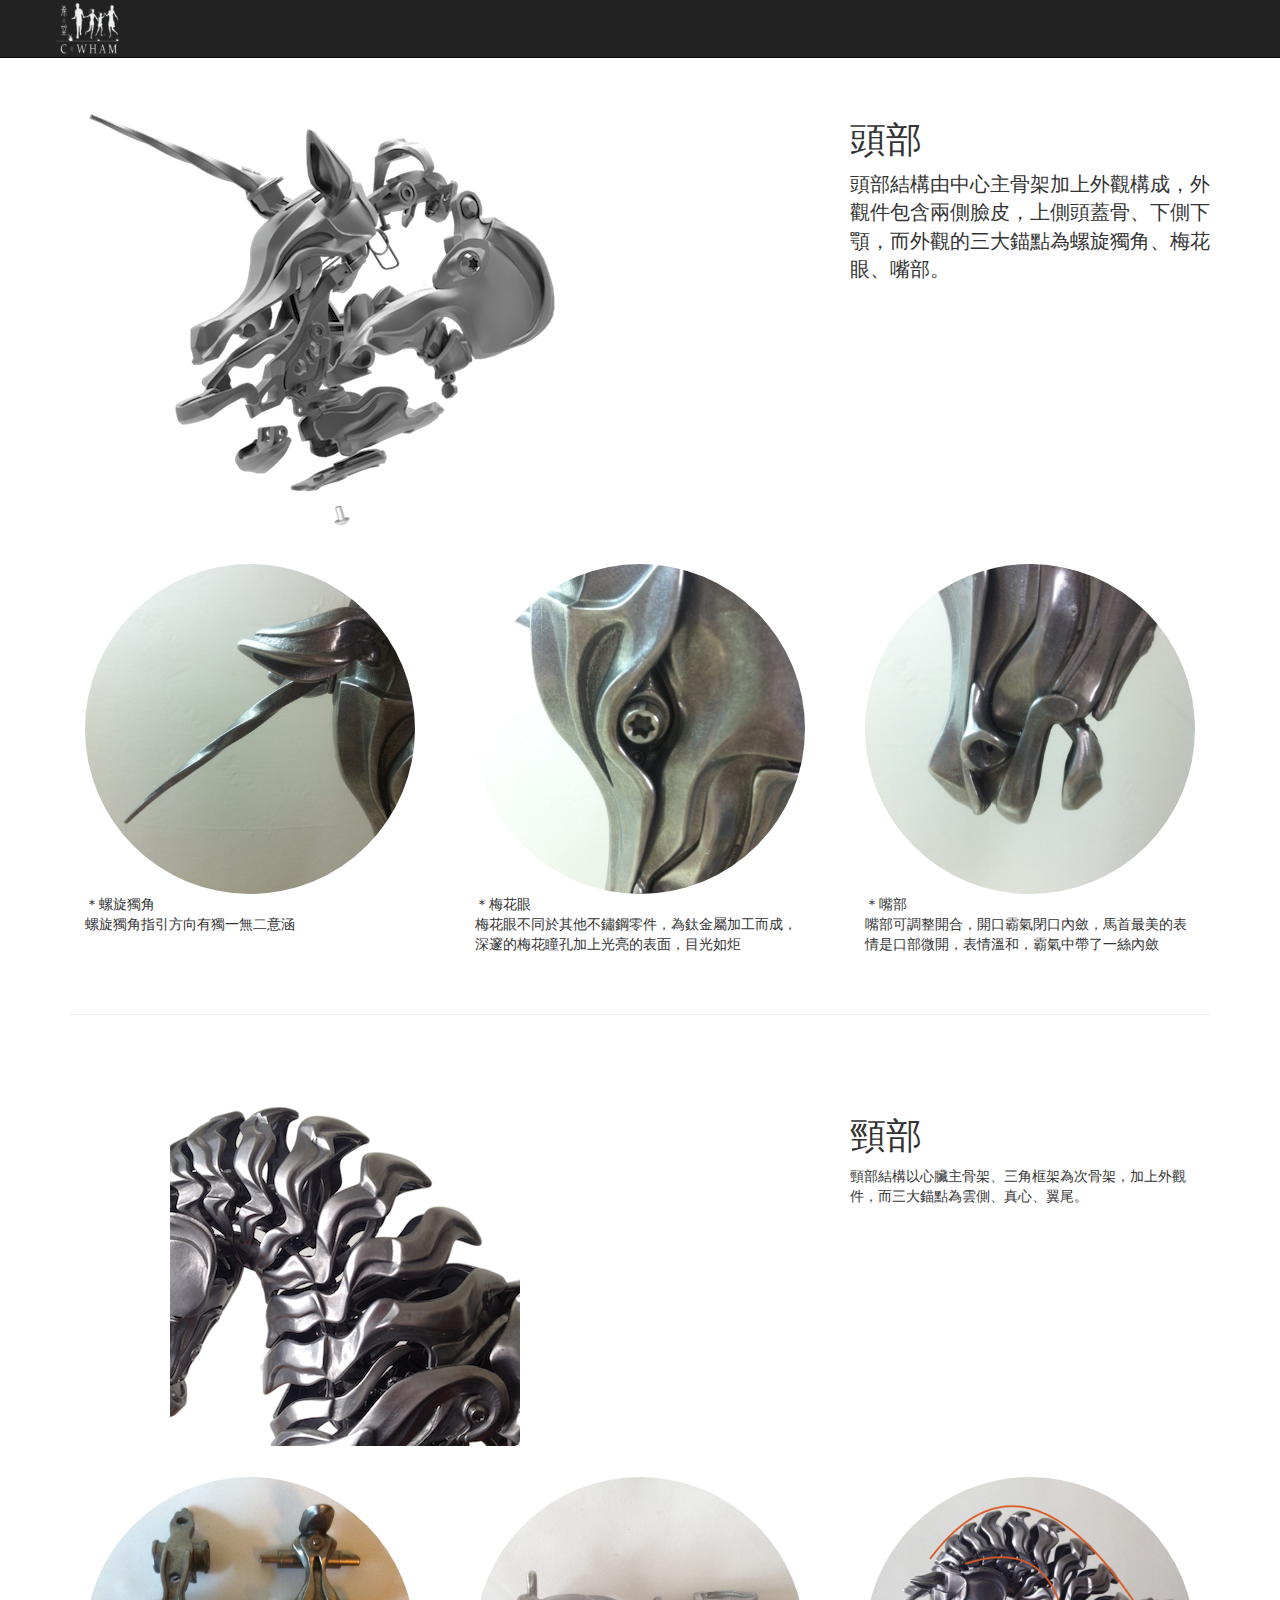
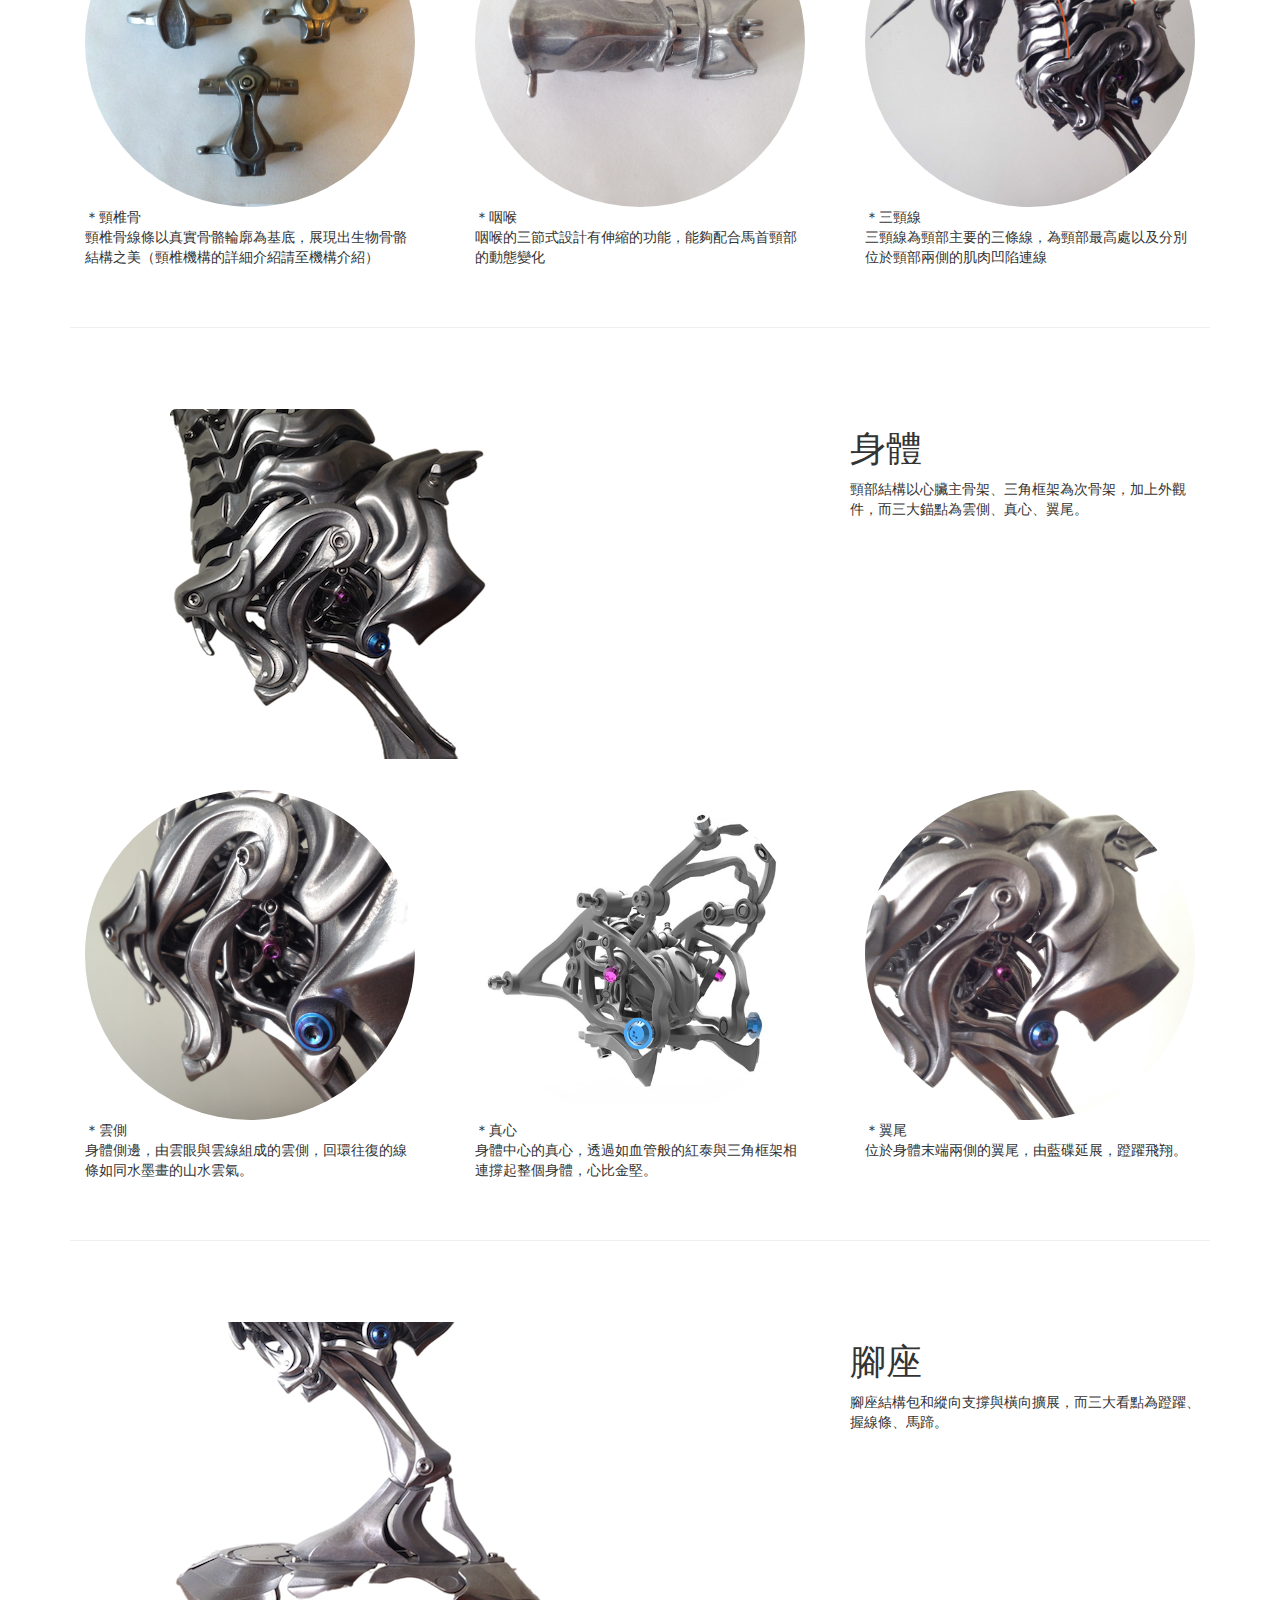
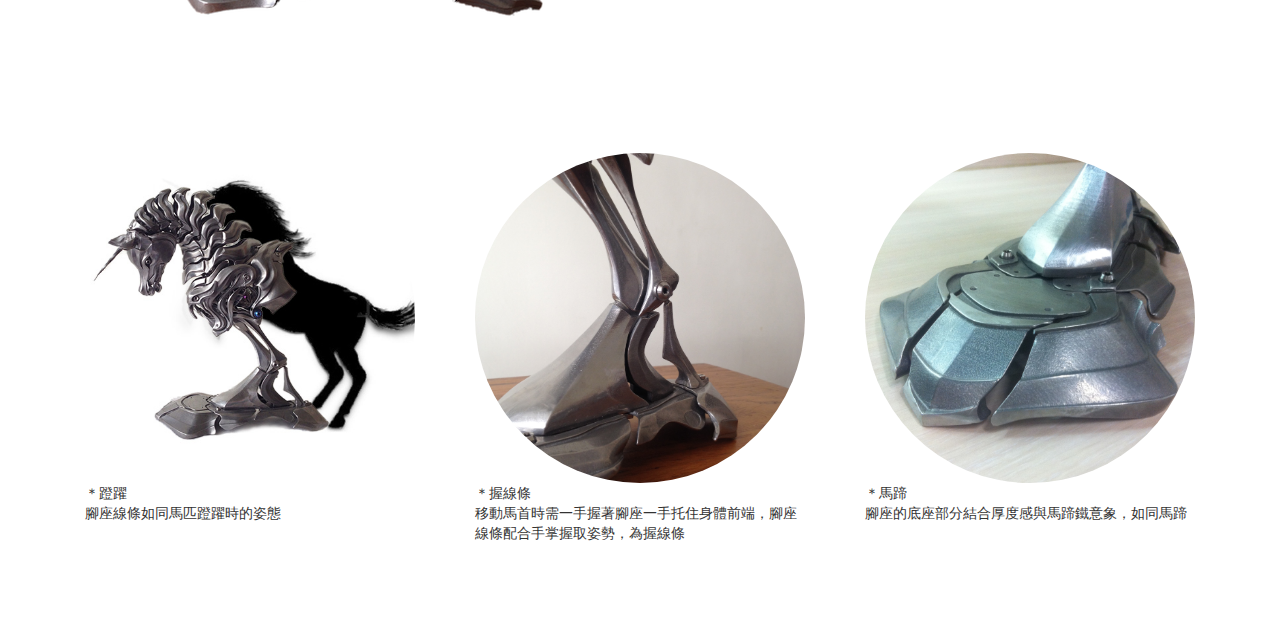
<file: art/art.html>
<!DOCTYPE html>
<html lang="en">

<head>

    <meta charset="utf-8">
    <meta http-equiv="X-UA-Compatible" content="IE=edge">
    <meta name="viewport" content="width=device-width, initial-scale=1">
    <meta name="description" content="">
    <meta name="author" content="">

    <title>C-WHAM Art</title>

    <!-- Bootstrap Core CSS -->
    <link href="css/bootstrap.min.css" rel="stylesheet">

    <!-- Custom CSS -->
    <link href="css/small-business.css" rel="stylesheet">

    <link rel="icon" type="image/x-icon" href="../img/logo.png">

</head>

<body>

    <!-- Navigation -->
  <nav class="navbar navbar-inverse navbar-fixed-top" role="navigation">
    <div class="container" style="height: 57px;">
      <!-- Brand and toggle get grouped for better mobile display -->
      <div class="navbar-header">
        <button type="button" class="navbar-toggle" data-toggle="collapse" data-target="#bs-example-navbar-collapse-1">
          <span class="sr-only">Toggle navigation</span>
          <span class="icon-bar"></span>
          <span class="icon-bar"></span>
          <span class="icon-bar"></span>
        </button>
        <a class="navbar-brand" href="#">
            <img src="img/logo_white.png" style="width: 70px; height: 55px; margin-top:-15px;">
        </a>
      </div>
    </div>
  </nav>

    <!-- horse head -->
    <div class="container">

        <!-- Heading Row -->
        <div class="row">
            <div class="col-md-8">
                <img class="img-responsive img-rounded" src="img/head_0.png" alt="">
            </div>
            <!-- /.col-md-8 -->
            <div class="col-md-4">
                <h1 style="font-family: ">頭部</h1>
                <p style="font-size:20px">頭部結構由中心主骨架加上外觀構成，外觀件包含兩側臉皮，上側頭蓋骨、下側下顎，而外觀的三大錨點為螺旋獨角、梅花眼、嘴部。</p>
            </div>
            <!-- /.col-md-4 -->
        </div>
        <!-- /.row -->


        <!-- Call to Action Well -->
        <div class="row">
            <div class="col-lg-12">
            
            </div>
            <!-- /.col-lg-12 -->
        </div>
        <!-- /.row -->

        <!-- Content Row -->
        <div class="row">
            <div class="col-md-4" style="padding: 30px">
                <img class="featurette-image img-circle img-responsive pull-left" src="img/head_1.jpg">
                <span>＊螺旋獨角</span>
                <p>螺旋獨角指引方向有獨一無二意涵</p>
            </div>
            <!-- /.col-md-4 -->
            <div class="col-md-4" style="padding: 30px">
                <img class="featurette-image img-circle img-responsive pull-left" src="img/head_2.jpg">
                <span>＊梅花眼</span>
                <p>梅花眼不同於其他不鏽鋼零件，為鈦金屬加工而成，深邃的梅花瞳孔加上光亮的表面，目光如炬</p>
            </div>
            <!-- /.col-md-4 -->
            <div class="col-md-4" style="padding: 30px">
                <img class="featurette-image img-circle img-responsive pull-left" src="img/head_3.jpg">
                <span>＊嘴部</span>
                <p>嘴部可調整開合，開口霸氣閉口內斂，馬首最美的表情是口部微開，表情溫和，霸氣中帶了一絲內斂</p>
            </div>
            <!-- /.col-md-4 -->
        </div>
        <!-- /.row -->
        <hr>

        <!-- Footer -->
        <footer>
            <div class="row">
                <div class="col-lg-12">
                    
                </div>
            </div>
        </footer>

    </div>

    <!-- hourse neck -->
    <div class="container">

        <!-- Heading Row -->
        <div class="row">
            <div class="col-md-8">
                <img class="img-responsive img-rounded" src="img/neck_0.png" alt="" style="margin-left:100px">
            </div>
            <!-- /.col-md-8 -->
            <div class="col-md-4">
                <h1>頸部</h1>
                <p>頸部結構以心臟主骨架、三角框架為次骨架，加上外觀件，而三大錨點為雲側、真心、翼尾。</p>
            </div>
            <!-- /.col-md-4 -->
        </div>
        <!-- /.row -->


        <!-- Call to Action Well -->
        <div class="row">
            <div class="col-lg-12">
            
            </div>
            <!-- /.col-lg-12 -->
        </div>
        <!-- /.row -->

        <!-- Content Row -->
        <div class="row">
            <div class="col-md-4" style="padding: 30px">
                <img class="featurette-image img-circle img-responsive pull-left" src="img/neck_1.jpg">
                <span>＊頸椎骨</span>
                <p>頸椎骨線條以真實骨骼輪廓為基底，展現出生物骨骼結構之美（頸椎機構的詳細介紹請至機構介紹）</p>
                <!-- <a class="btn btn-default" href="#">More Info</a> -->
            </div>
            <!-- /.col-md-4 -->
            <div class="col-md-4" style="padding: 30px">
                <img class="featurette-image img-circle img-responsive pull-left" src="img/neck_2.jpg">
                <span>＊咽喉</span>
                <p>咽喉的三節式設計有伸縮的功能，能夠配合馬首頸部的動態變化</p>
            </div>
            <!-- /.col-md-4 -->
            <div class="col-md-4" style="padding: 30px">
                <img class="featurette-image img-circle img-responsive pull-left" src="img/neck_3.jpg">
                <span>＊三頸線</span>
                <p>三頸線為頸部主要的三條線，為頸部最高處以及分別位於頸部兩側的肌肉凹陷連線</p>
            </div>
            <!-- /.col-md-4 -->
        </div>
        <!-- /.row -->
        <hr>

        <!-- Footer -->
        <footer>
            <div class="row">
                <div class="col-lg-12">
                    
                </div>
            </div>
        </footer>

    </div>

    <!-- hourse body -->
    <div class="container">

        <!-- Heading Row -->
        <div class="row">
            <div class="col-md-8">
                <img class="img-responsive img-rounded" src="img/body_0.png" alt="" style="margin-left:100px">
            </div>
            <!-- /.col-md-8 -->
            <div class="col-md-4">
                <h1>身體</h1>
                <p>頸部結構以心臟主骨架、三角框架為次骨架，加上外觀件，而三大錨點為雲側、真心、翼尾。</p>
            </div>
            <!-- /.col-md-4 -->
        </div>
        <!-- /.row -->


        <!-- Call to Action Well -->
        <div class="row">
            <div class="col-lg-12">
            
            </div>
            <!-- /.col-lg-12 -->
        </div>
        <!-- /.row -->

        <!-- Content Row -->
        <div class="row">
            <div class="col-md-4" style="padding: 30px">
                <img class="featurette-image img-circle img-responsive pull-left" src="img/body_1.jpg">
                <span>＊雲側</span>
                <p>身體側邊，由雲眼與雲線組成的雲側，回環往復的線條如同水墨畫的山水雲氣。</p>
            </div>
            <!-- /.col-md-4 -->
            <div class="col-md-4" style="padding: 30px">
                <img class="featurette-image img-circle img-responsive pull-left" src="img/body_2.jpg">
                <span>＊真心</span>
                <p>身體中心的真心，透過如血管般的紅泰與三角框架相連撐起整個身體，心比金堅。</p>
            </div>
            <!-- /.col-md-4 -->
            <div class="col-md-4" style="padding: 30px">
                <img class="featurette-image img-circle img-responsive pull-left" src="img/body_3.jpg">
                <span>＊翼尾</span>
                <p>位於身體末端兩側的翼尾，由藍碟延展，蹬躍飛翔。</p>
            </div>
            <!-- /.col-md-4 -->
        </div>
        <!-- /.row -->
        <hr>

        <!-- Footer -->
        <footer>
            <div class="row">
                <div class="col-lg-12">
                    
                </div>
            </div>
        </footer>

    </div>

    <!-- hourse foot -->
    <div class="container">

        <!-- Heading Row -->
        <div class="row">
            <div class="col-md-8">
                <img class="img-responsive img-rounded" src="img/foot_0.png" alt="" style="margin-left:100px">
            </div>
            <!-- /.col-md-8 -->
            <div class="col-md-4">
                <h1>腳座</h1>
                <p>腳座結構包和縱向支撐與橫向擴展，而三大看點為蹬躍、握線條、馬蹄。</p>
            </div>
            <!-- /.col-md-4 -->
        </div>
        <!-- /.row -->


        <!-- Call to Action Well -->
        <div class="row">
            <div class="col-lg-12">
            
            </div>
            <!-- /.col-lg-12 -->
        </div>
        <!-- /.row -->

        <!-- Content Row -->
        <div class="row">
            <div class="col-md-4" style="padding: 30px">
                <img class="featurette-image img-circle img-responsive pull-left" src="img/foot_1.jpg">
                <span>＊蹬躍</span>
                <p>腳座線條如同馬匹蹬躍時的姿態</p>
            </div>
            <!-- /.col-md-4 -->
            <div class="col-md-4" style="padding: 30px">
                <img class="featurette-image img-circle img-responsive pull-left" src="img/foot_2.jpg">
                <span>＊握線條</span>
                <p>移動馬首時需一手握著腳座一手托住身體前端，腳座線條配合手掌握取姿勢，為握線條</p>
            </div>
            <!-- /.col-md-4 -->
            <div class="col-md-4" style="padding: 30px">
                <img class="featurette-image img-circle img-responsive pull-left" src="img/foot_3.jpg">
                <span>＊馬蹄</span>
                <p>腳座的底座部分結合厚度感與馬蹄鐵意象，如同馬蹄</p>
            </div>
            <!-- /.col-md-4 -->
        </div>
        <!-- /.row -->

        <!-- Footer -->
        <footer>
            <div class="row">
                <div class="col-lg-12">
                    
                </div>
            </div>
        </footer>

    </div>

    <!-- /.container -->

    <!-- jQuery -->
    <script src="js/jquery.js"></script>

    <!-- Bootstrap Core JavaScript -->
    <script src="js/bootstrap.min.js"></script>

</body>

</html>
</file>
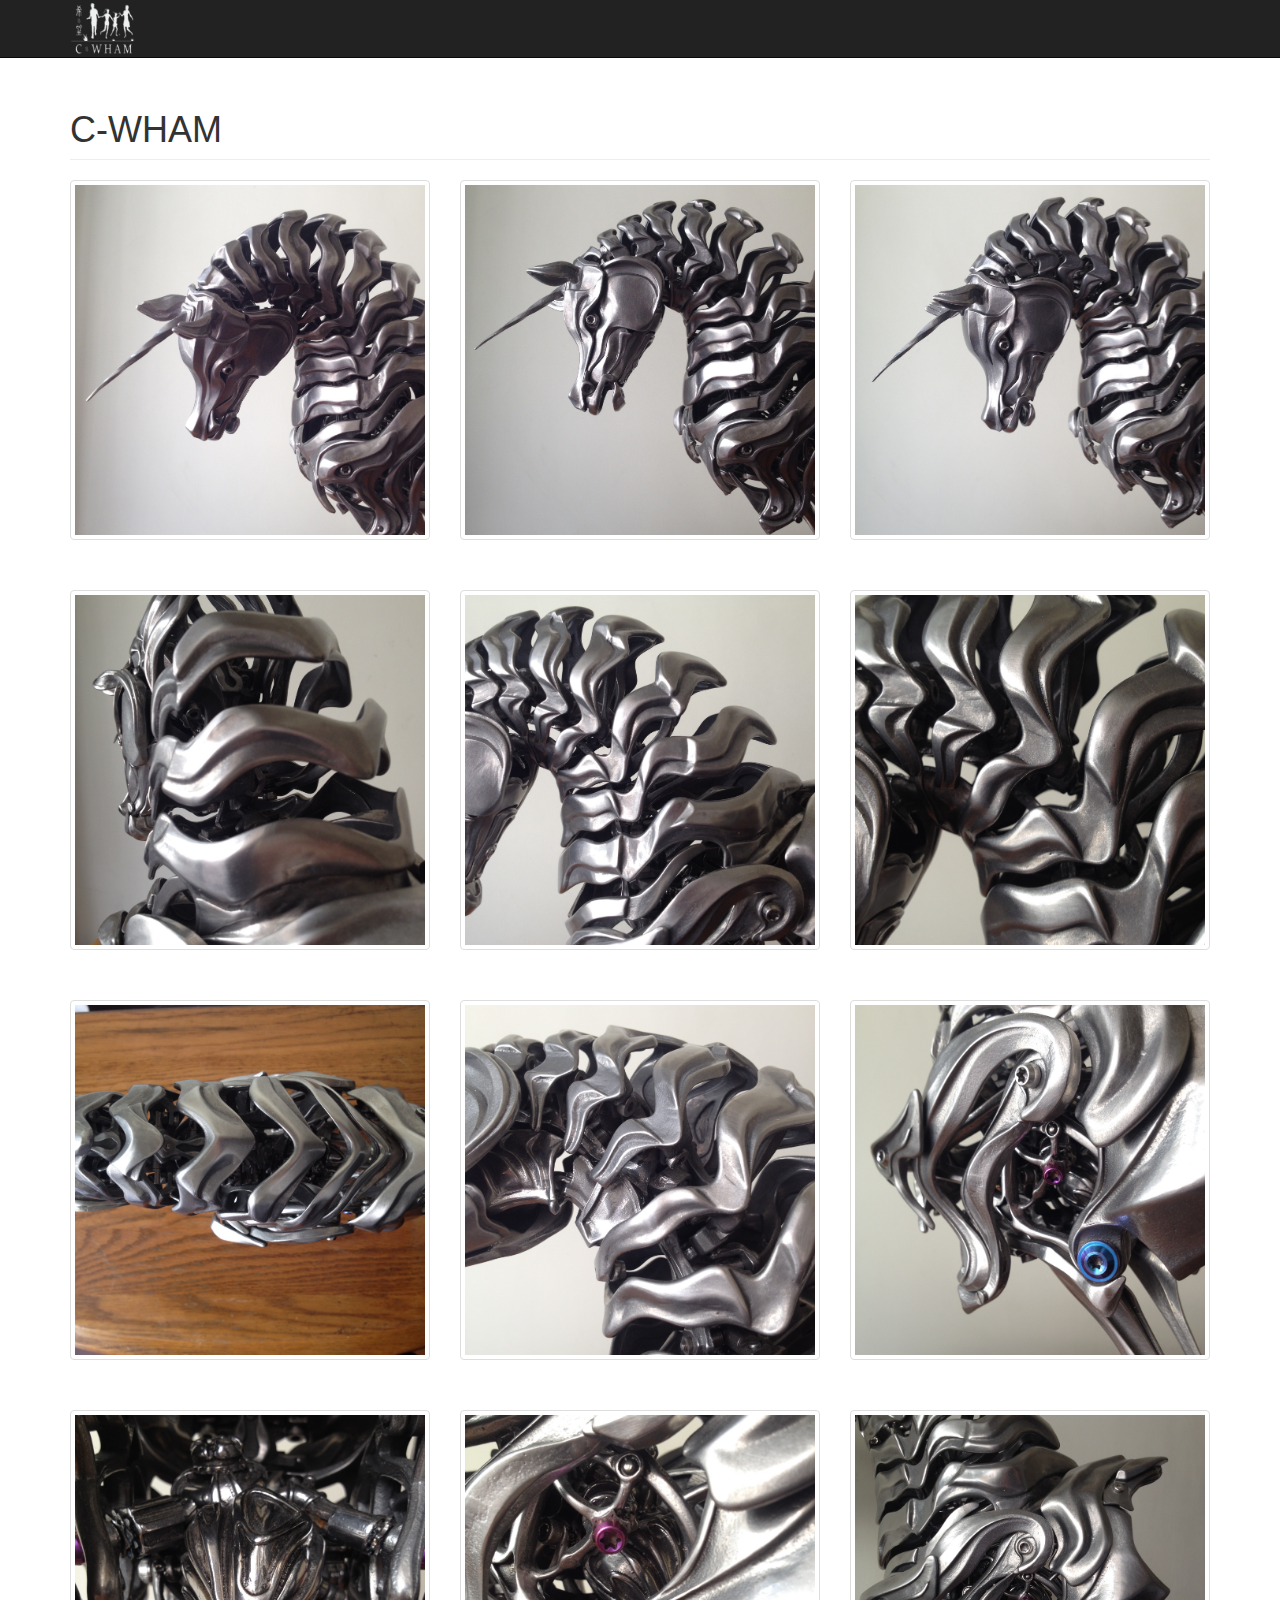
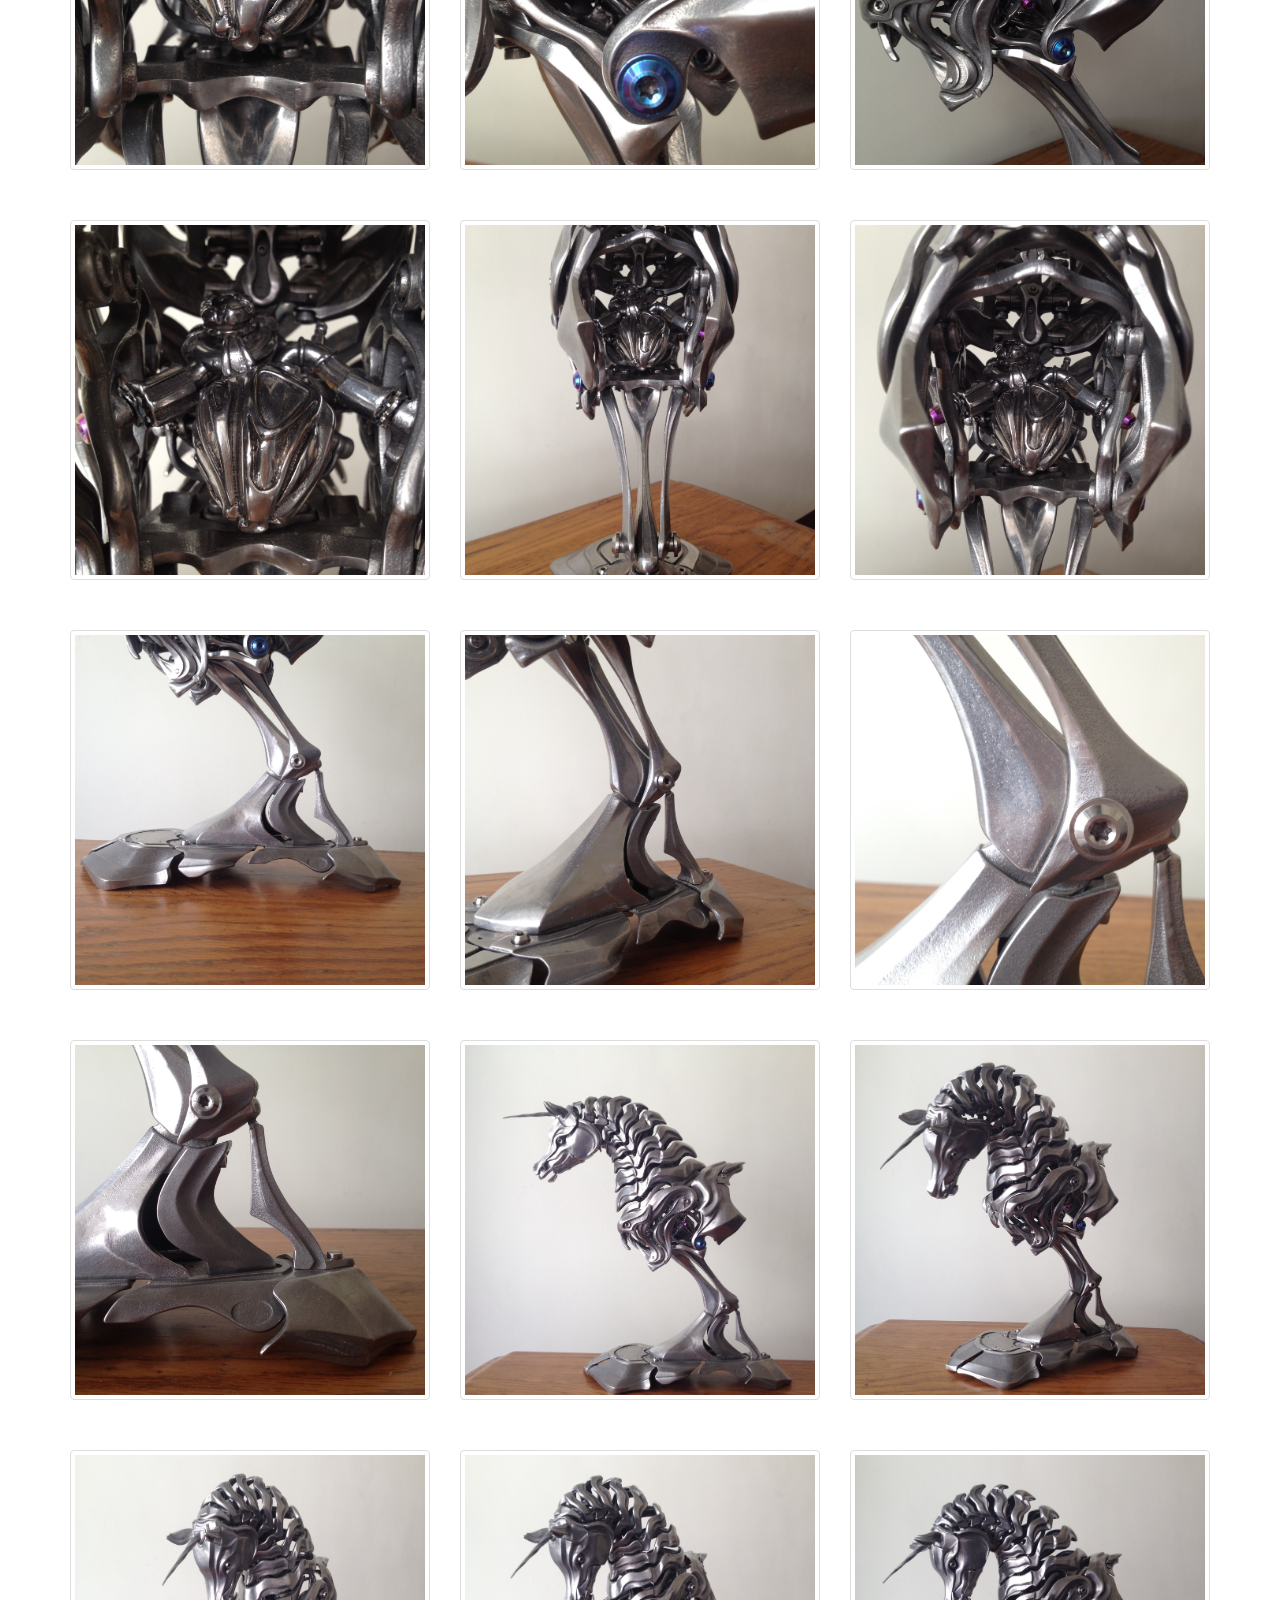
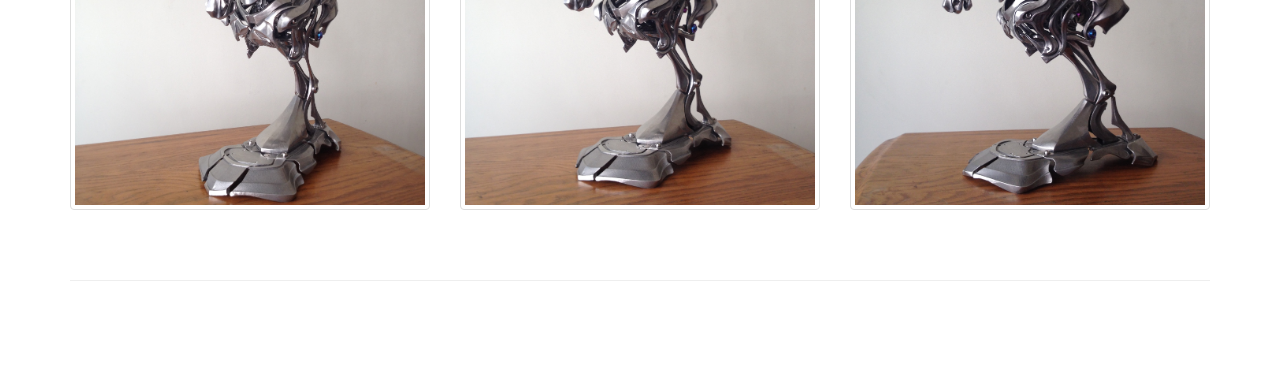
<file: gallery/gallery.html>
<!DOCTYPE html>
<html lang="en">
<head>
	<meta charset="utf-8">
  <meta http-equiv="X-UA-Compatible" content="IE=edge">
  <meta name="viewport" content="width=device-width, initial-scale=1">
  <meta name="description" content="">
  <meta name="author" content="">

  <title>C-WHAM Gallery</title>
  <!-- Bootstrap Core CSS -->
  <link href="css/bootstrap.min.css" rel="stylesheet">

  <!-- Custom CSS -->
  <link href="css/thumbnail-gallery.css" rel="stylesheet">
  <link rel="icon" type="image/x-icon" href="../img/logo.png">

</head>
<body>
	<!-- Navigation -->
  <nav class="navbar navbar-inverse navbar-fixed-top" role="navigation">
    <div class="container" style="height: 57px;">
      <!-- Brand and toggle get grouped for better mobile display -->
      <div class="navbar-header">
        <button type="button" class="navbar-toggle" data-toggle="collapse" data-target="#bs-example-navbar-collapse-1">
          <span class="sr-only">Toggle navigation</span>
          <span class="icon-bar"></span>
          <span class="icon-bar"></span>
          <span class="icon-bar"></span>
        </button>
        <a class="navbar-brand" href="#">
          <img src="img/logo.png" style="width: 70px; height: 55px; margin-top:-15px;">
        </a>
      </div>
    <!-- /.navbar-collapse -->
    </div>
    <!-- /.container -->
  </nav>
    <!-- Page Content -->
    <div class="container">

      <div class="row">

        <div class="col-lg-12">
          <h1 class="page-header">C-WHAM</h1>
        </div>

        <div class="col-lg-4 col-md-4 col-xs-6 thumb">
          <a class="thumbnail" href="#">
            <img class="img-responsive" src="img/1-1.jpg" alt="">
          </a>
        </div>
        <div class="col-lg-4 col-md-4 col-xs-6 thumb">
          <a class="thumbnail" href="#">
            <img class="img-responsive" src="img/1-2.jpg" alt="">
          </a>
        </div>
        <div class="col-lg-4 col-md-4 col-xs-6 thumb">
          <a class="thumbnail" href="#">
            <img class="img-responsive" src="img/1-3.jpg" alt="">
          </a>
        </div>
        <div class="col-lg-4 col-md-4 col-xs-6 thumb">
          <a class="thumbnail" href="#">
            <img class="img-responsive" src="img/2-1.jpg" alt="">
          </a>
        </div>
        <div class="col-lg-4 col-md-4 col-xs-6 thumb">
          <a class="thumbnail" href="#">
            <img class="img-responsive" src="img/2-2.jpg" alt="">
          </a>
        </div>
        <div class="col-lg-4 col-md-4 col-xs-6 thumb">
          <a class="thumbnail" href="#">
            <img class="img-responsive" src="img/2-3.jpg" alt="">
          </a>
        </div>
        <div class="col-lg-4 col-md-4 col-xs-6 thumb">
          <a class="thumbnail" href="#">
            <img class="img-responsive" src="img/3-1.jpg" alt="">
          </a>
        </div>
        <div class="col-lg-4 col-md-4 col-xs-6 thumb">
          <a class="thumbnail" href="#">
            <img class="img-responsive" src="img/3-2.jpg" alt="">
          </a>
        </div>          
        <div class="col-lg-4 col-md-4 col-xs-6 thumb">
          <a class="thumbnail" href="#">
            <img class="img-responsive" src="img/3-3.jpg" alt="">
          </a>
        </div>
        <div class="col-lg-4 col-md-4 col-xs-6 thumb">
          <a class="thumbnail" href="#">
            <img class="img-responsive" src="img/4-1.jpg" alt="">
          </a>
        </div>
        <div class="col-lg-4 col-md-4 col-xs-6 thumb">
          <a class="thumbnail" href="#">
            <img class="img-responsive" src="img/4-2.jpg" alt="">
          </a>
        </div>
        <div class="col-lg-4 col-md-4 col-xs-6 thumb">
          <a class="thumbnail" href="#">
            <img class="img-responsive" src="img/4-3.jpg" alt="">
          </a>
        </div>
        <div class="col-lg-4 col-md-4 col-xs-6 thumb">
          <a class="thumbnail" href="#">
            <img class="img-responsive" src="img/5-1.jpg" alt="">
          </a>
        </div>
        <div class="col-lg-4 col-md-4 col-xs-6 thumb">
          <a class="thumbnail" href="#">
            <img class="img-responsive" src="img/5-2.jpg" alt="">
          </a>
        </div>
        <div class="col-lg-4 col-md-4 col-xs-6 thumb">
          <a class="thumbnail" href="#">
            <img class="img-responsive" src="img/5-3.jpg" alt="">
          </a>
        </div>
        <div class="col-lg-4 col-md-4 col-xs-6 thumb">
          <a class="thumbnail" href="#">
            <img class="img-responsive" src="img/6-1.jpg" alt="">
          </a>
        </div>
        <div class="col-lg-4 col-md-4 col-xs-6 thumb">
          <a class="thumbnail" href="#">
            <img class="img-responsive" src="img/6-2.jpg" alt="">
          </a>
        </div>
        <div class="col-lg-4 col-md-4 col-xs-6 thumb">
          <a class="thumbnail" href="#">
            <img class="img-responsive" src="img/6-3.jpg" alt="">
          </a>
        </div>
        <div class="col-lg-4 col-md-4 col-xs-6 thumb">
          <a class="thumbnail" href="#">
            <img class="img-responsive" src="img/7-1.jpg" alt="">
          </a>
        </div>
        <div class="col-lg-4 col-md-4 col-xs-6 thumb">
          <a class="thumbnail" href="#">
            <img class="img-responsive" src="img/7-2.jpg" alt="">
          </a>
        </div>
        <div class="col-lg-4 col-md-4 col-xs-6 thumb">
          <a class="thumbnail" href="#">
            <img class="img-responsive" src="img/7-3.jpg" alt="">
          </a>
        </div>
        <div class="col-lg-4 col-md-4 col-xs-6 thumb">
          <a class="thumbnail" href="#">
            <img class="img-responsive" src="img/8-1.jpg" alt="">
          </a>
        </div>
        <div class="col-lg-4 col-md-4 col-xs-6 thumb">
          <a class="thumbnail" href="#">
            <img class="img-responsive" src="img/8-2.jpg" alt="">
          </a>
        </div>
        <div class="col-lg-4 col-md-4 col-xs-6 thumb">
          <a class="thumbnail" href="#">
            <img class="img-responsive" src="img/8-3.jpg" alt="">
          </a>
        </div>
      </div>

      <hr>

      <!-- Footer -->
      <footer>
        <div class="row">
          <div class="col-lg-12">
          </div>
        </div>
      </footer>

    </div>
    <!-- /.container -->

    <!-- jQuery -->
    <script src="js/jquery.js"></script>

    <!-- Bootstrap Core JavaScript -->
    <script src="js/bootstrap.min.js"></script>	
</body>
</html>
</file>
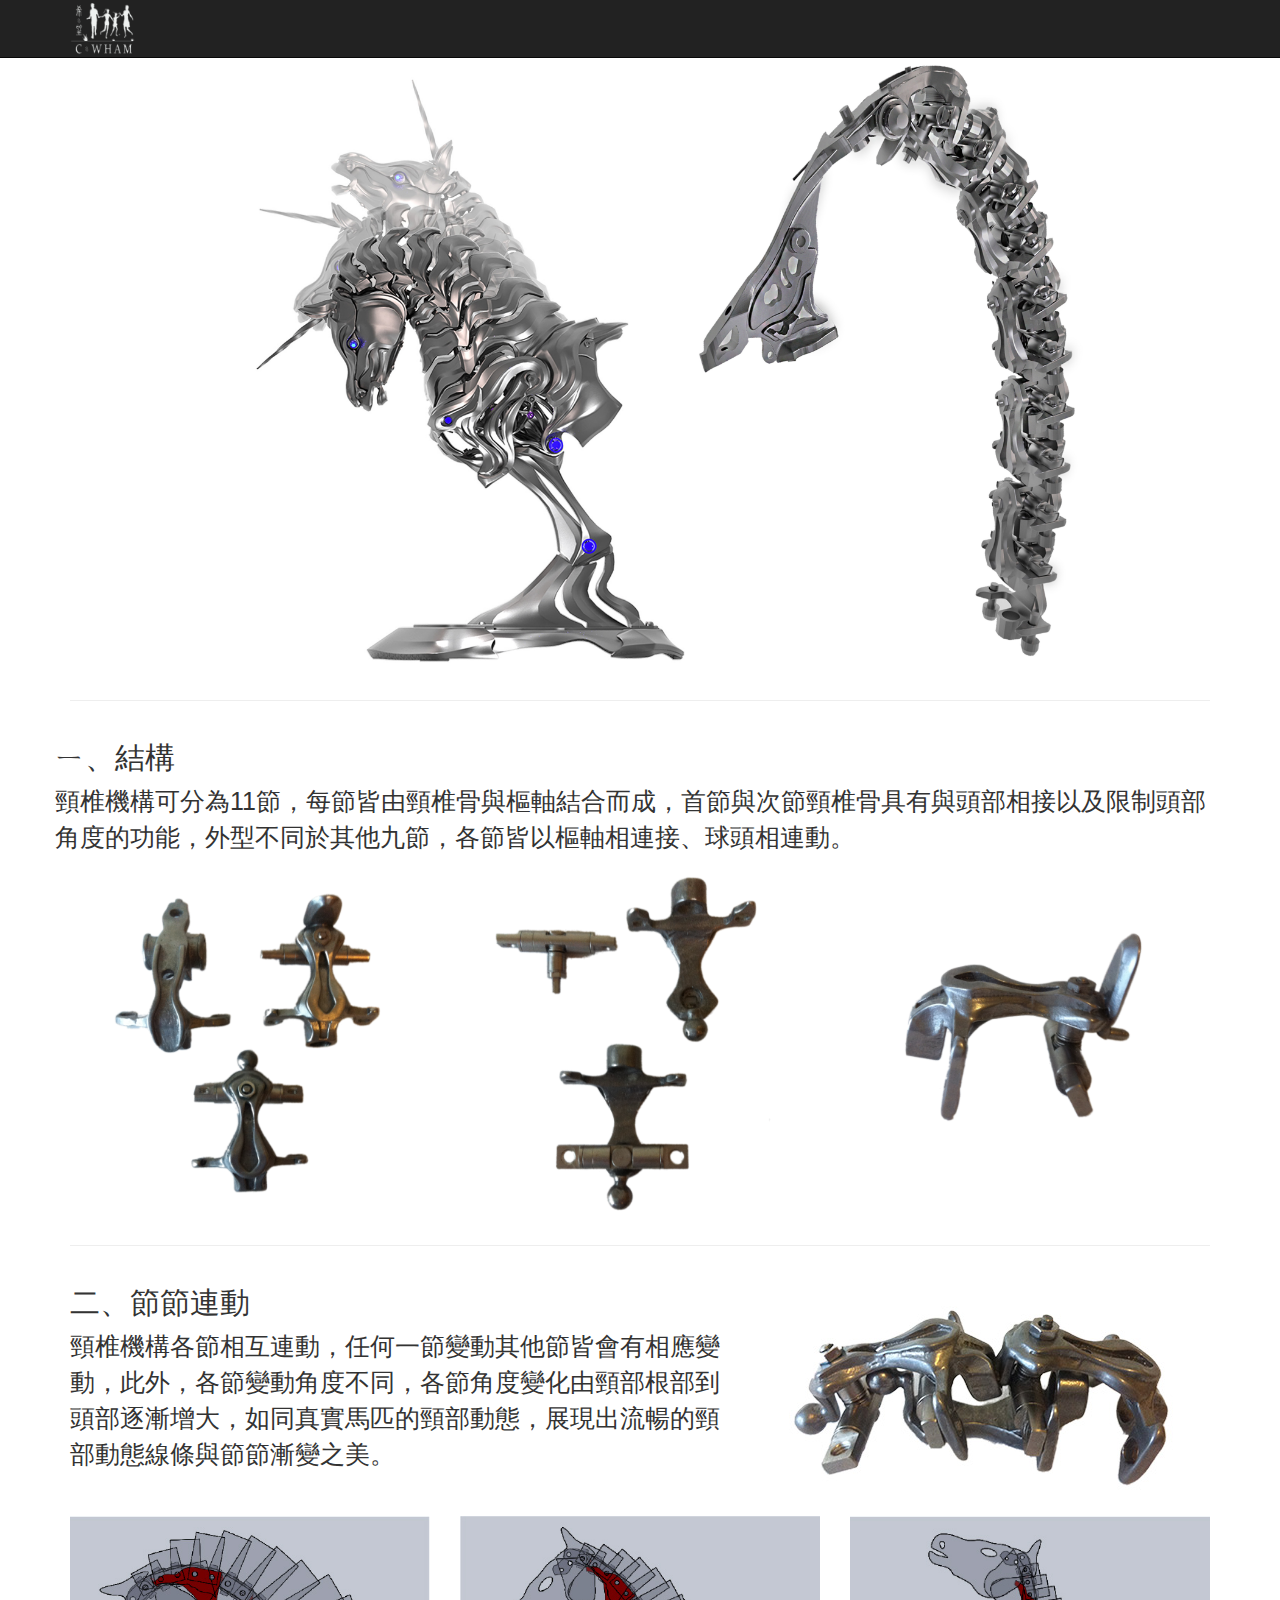
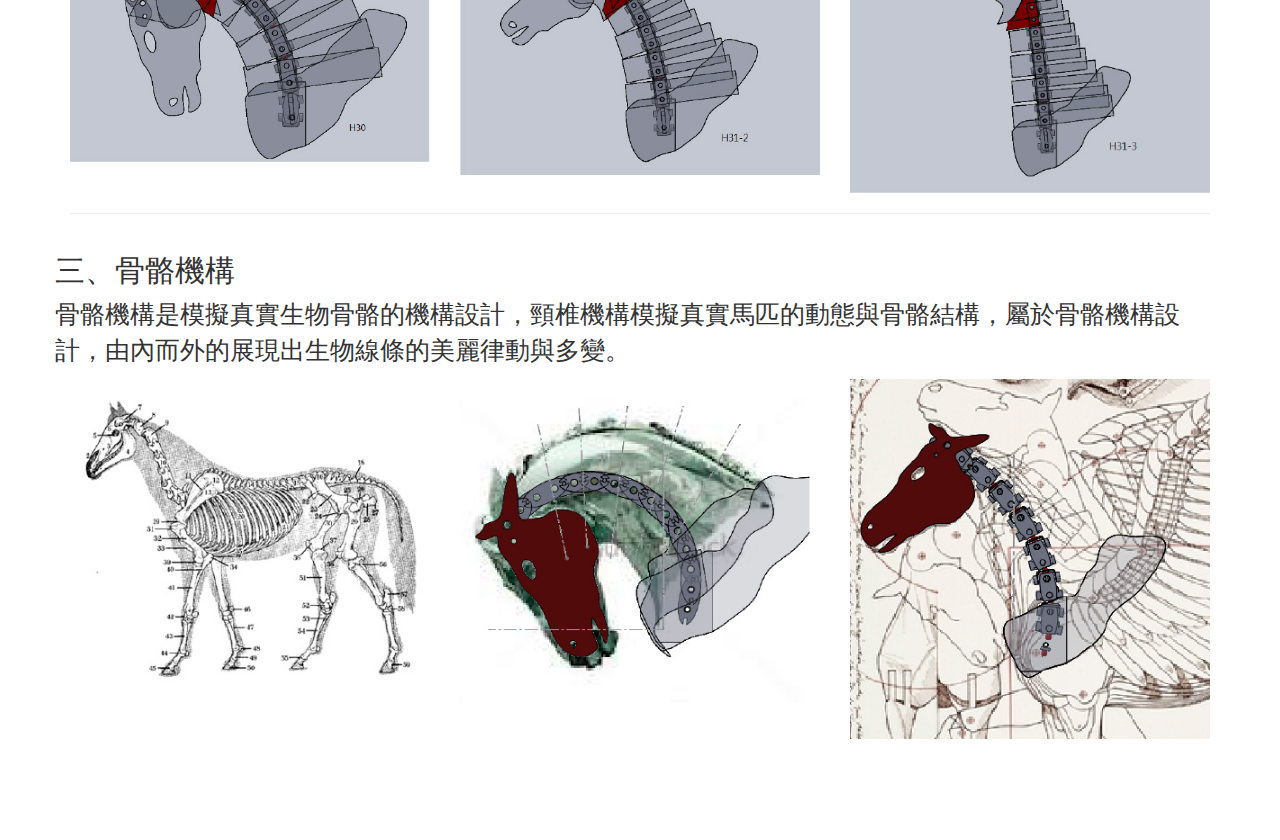
<file: mechanical/mechanical.html>
<!DOCTYPE html>
<html lang="en">

<head>

    <meta charset="utf-8">
    <meta http-equiv="X-UA-Compatible" content="IE=edge">
    <meta name="viewport" content="width=device-width, initial-scale=1">
    <meta name="description" content="">
    <meta name="author" content="">

    <title>C-WHAM Mechanical</title>

    <!-- Bootstrap Core CSS -->
    <link href="css/bootstrap.min.css" rel="stylesheet">

    <!-- Custom CSS -->
    <link href="css/business-frontpage.css" rel="stylesheet">
    <link rel="icon" type="image/x-icon" href="../img/logo.png">

</head>

<body>
      <!-- Navigation -->
  <nav class="navbar navbar-inverse navbar-fixed-top" role="navigation">
    <div class="container" style="height: 57px;">
      <!-- Brand and toggle get grouped for better mobile display -->
      <div class="navbar-header">
        <button type="button" class="navbar-toggle" data-toggle="collapse" data-target="#bs-example-navbar-collapse-1">
          <span class="sr-only">Toggle navigation</span>
          <span class="icon-bar"></span>
          <span class="icon-bar"></span>
          <span class="icon-bar"></span>
        </button>
        <a class="navbar-brand" href="#">
            <img src="../img/logo-white.png" style="width: 70px; height: 55px; margin-top:-15px;">
        </a>
      </div>
    </div>
  </nav>

    <!-- Image Background Page Header -->
    <!-- Note: The background image is set within the business-casual.css file. -->

        <div class="container">
            <div class="row">
                <div >
                   <img class="img-responsive img-center" src="img/big.jpg">
                </div>
            </div>
        </div>   


    <!-- <p>馬首頸部能手動調整觀賞姿態，頸部中心的頸椎機構為動態的核心，其簡介如下：</p> -->

    <!-- Page Content -->
    <div class="container">
        
        <!--  -->
        <hr>
        <div class="row">
            <h2>ㄧ、結構</h2>
            <p style="font-size: 25px">頸椎機構可分為11節，每節皆由頸椎骨與樞軸結合而成，首節與次節頸椎骨具有與頭部相接以及限制頭部角度的功能，外型不同於其他九節，各節皆以樞軸相連接、球頭相連動。</p>

        </div>
        <div class="row">
            <div class="col-sm-4">
                <img class="img-responsive img-center" src="img/1-1.png" alt="">
                
            </div>
            <div class="col-sm-4">
                <img class="img-responsive img-center" src="img/1-2.png" alt="">
                
            </div>
            <div class="col-sm-4">
                <img class="img-responsive img-center" src="img/1-3.png" alt="">
                
            </div>
        </div>
        <!--  -->

        <!--  -->
        <hr>
        <div class="row">
            <div class="col-sm-7" >
                <h2>二、節節連動</h2>
                <p style="font-size: 25px">頸椎機構各節相互連動，任何一節變動其他節皆會有相應變動，此外，各節變動角度不同，各節角度變化由頸部根部到頭部逐漸增大，如同真實馬匹的頸部動態，展現出流暢的頸部動態線條與節節漸變之美。</p>
            </div>
            <div class="col-sm-5">
                <img class="img-responsive img-center" src="img/2-0.jpg" alt="">
            </div>
            

        </div>
        <div class="row">
            <div class="col-sm-4">
                <img class="img-responsive img-center" src="img/2-1.jpg" alt="">
                
            </div>
            <div class="col-sm-4">
                <img class="img-responsive img-center" src="img/2-2.jpg" alt="">
                
            </div>
            <div class="col-sm-4">
                <img class="img-responsive img-center" src="img/2-3.jpg" alt="">
                
            </div>
        </div>
        <!--  -->

        <!--  -->
        <hr>
        <div class="row">
            <h2>三、骨骼機構</h2>
            <p style="font-size: 25px">骨骼機構是模擬真實生物骨骼的機構設計，頸椎機構模擬真實馬匹的動態與骨骼結構，屬於骨骼機構設計，由內而外的展現出生物線條的美麗律動與多變。</p>

        </div>
        <div class="row">
            <div class="col-sm-4">
                <img class="img-responsive img-center" src="img/3-1.jpg" alt="">
                
            </div>
            <div class="col-sm-4">
                <img class="img-responsive img-center" src="img/3-2.jpg" alt="">
                
            </div>
            <div class="col-sm-4">
                <img class="img-responsive img-center" src="img/3-3.jpg" alt="">
                
            </div>
        </div>
        <!--  -->



        <!-- Footer -->
        <footer>
            <div class="row">
                <div class="col-lg-12">
                   
                </div>
            </div>
        </footer>

    </div>
    <!-- /.container -->

    <!-- jQuery -->
    <script src="js/jquery.js"></script>

    <!-- Bootstrap Core JavaScript -->
    <script src="js/bootstrap.min.js"></script>

</body>

</html>
</file>
<file: art/css/small-business.css>
/*!
 * Start Bootstrap - Small Business (http://startbootstrap.com/)
 * Copyright 2013-2016 Start Bootstrap
 * Licensed under MIT (https://github.com/BlackrockDigital/startbootstrap/blob/gh-pages/LICENSE)
 */

body {
    padding-top: 70px; /* Required padding for .navbar-fixed-top. Change if height of navigation changes. */
}

.navbar-fixed-top .nav {
    padding: 15px 0;
}

.navbar-fixed-top .navbar-brand {
    padding: 0 15px;
}

footer {
    padding: 30px 0;
}

@media(min-width:768px) {
    body {
        padding-top: 100px; /* Required padding for .navbar-fixed-top. Change if height of navigation changes. */
    }

    .navbar-fixed-top .navbar-brand {
        padding: 15px 0;
    }
}
</file>
<file: gallery/css/thumbnail-gallery.css>
/*!
 * Start Bootstrap - Thumbnail Gallery (http://startbootstrap.com/)
 * Copyright 2013-2016 Start Bootstrap
 * Licensed under MIT (https://github.com/BlackrockDigital/startbootstrap/blob/gh-pages/LICENSE)
 */

body {
    padding-top: 70px; /* Required padding for .navbar-fixed-top. Change if height of navigation changes. */
}

.thumb {
    margin-bottom: 30px;
}

footer {
    margin: 50px 0;
}
</file>
<file: mechanical/css/business-frontpage.css>
/*
 * Start Bootstrap - Business Frontpage (http://startbootstrap.com/)
 * Copyright 2013-2016 Start Bootstrap
 * Licensed under MIT (https://github.com/BlackrockDigital/startbootstrap/blob/gh-pages/LICENSE)
 */

body {
    padding-top: 50px; /* Required padding for .navbar-fixed-top. Remove if using .navbar-static-top. Change if height of navigation changes. */
}

/* Header Image Background - Change the URL below to your image path (example: ../images/background.jpg) */

.business-header {
    height: 400px;
    background: url('http://placehold.it/1920x400') center center no-repeat scroll;
    -webkit-background-size: cover;
    -moz-background-size: cover;
    background-size: cover;
    -o-background-size: cover;
}

/* Customize the text color and shadow color and to optimize text legibility. */

.tagline {
    text-shadow: 0 0 10px #000;
    color: #fff;
}

.img-center {
    margin: 0 auto;
}

footer {
    margin: 50px 0;
}
</file>
